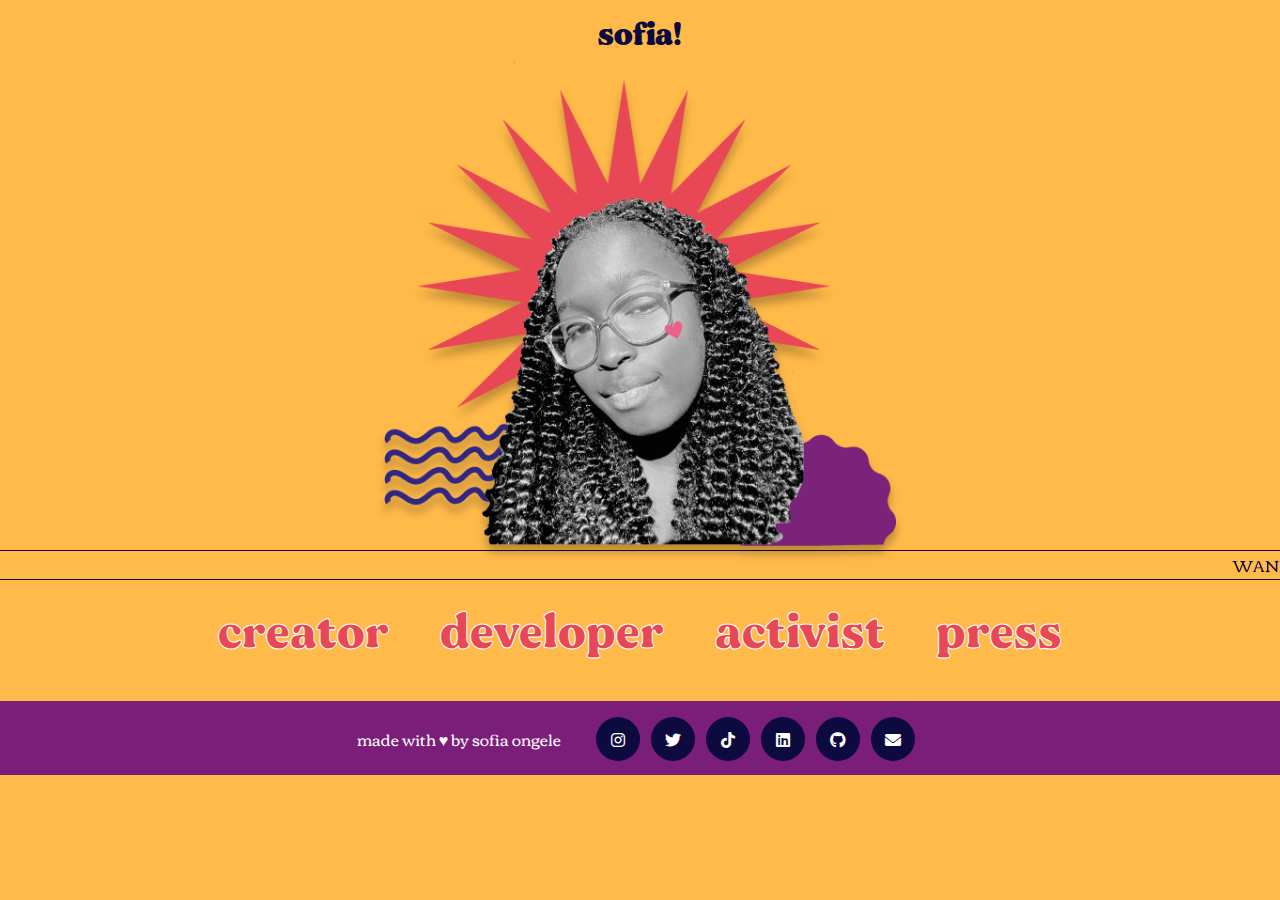
<file: index.html>
<!DOCTYPE html>
<html>
  <head>
    <meta charset="utf-8">
    <meta name="viewport" content="width=device-width">
    <link rel='stylesheet' href='https://cdnjs.cloudflare.com/ajax/libs/bootstrap/5.0.2/css/bootstrap.min.css'>
	<link rel="stylesheet" href="./style.css">
	<title>sofia!</title>
	<link href="style.css" rel="stylesheet" type="text/css" />
	<link rel="stylesheet" href="https://cdnjs.cloudflare.com/ajax/libs/font-awesome/6.0.0/css/all.min.css" integrity="sha512-9usAa10IRO0HhonpyAIVpjrylPvoDwiPUiKdWk5t3PyolY1cOd4DSE0Ga+ri4AuTroPR5aQvXU9xC6qOPnzFeg==" crossorigin="anonymous" referrerpolicy="no-referrer" />
  <script src="https://ajax.googleapis.com/ajax/libs/jquery/3.5.1/jquery.min.js"></script>
  </head>
  <body class="home">
    <h1>sofia!</h1>
    <img class="me-face" style="" src="sofi-final.png"/>
    <marquee behavior="scroll" direction="left">
      WANNA-BE PHILOSOPHER.<span class="tab"></span>ENFP.<span class="tab"></span>COLLEGE STUDENT.<span class="tab"></span>TOP 0.1% OLIVIA RODRIGO LISTENER.<span class="tab"></span>ORGANIZER.<span class="tab"></span>LIFELONG LEARNER.<span class="tab"></span>CLUMSY.<span class="tab"></span>CONTENT CREATOR.<span class="tab"></span>VIRGO.<span class="tab"></span>USES ALL TOO WELL 10 MINUTE VERSION AS A UNIT OF MEASUREMENT.<span class="tab"></span>GRYFFINDOR.<span class="tab"></span>TIKTOKER.<span class="tab"></span>EDUCATOR.<span class="tab"></span>CITY COUNCIL CYBERBULLY.<span class="tab"></span>VEHEMENTLY PRO-CHOICE.<span class="tab"></span>NERD.<span class="tab"></span>LORDE STAN.<span class="tab"></span>SPEAKER.<span class="tab"></span>LOUD.<span class="tab"></span>FREQUENT CRIER.<span class="tab"></span>LACTOSE INTOLERANT.<span class="tab"></span>MEME QUEEN.<span class="tab"></span>NINTENDO ENTHUSIAST.<span class="tab"></span>CHILD OF IMMIGRANTS.<span class="tab"></span>MITSKI FAN.<span class="tab"></span>COMMUNITY RE-WATCHER.<span class="tab"></span>MOM FRIEND.<span class="tab"></span>HUMAN.
      </marquee>
    <div class="container sections">
      <a href="/creator">creator</a>
      <a href="/developer">developer</a>
      <a href="/activist">activist</a>
      <a href="/press">press</a>
    </div>
     <footer>
      <div class="justify-content-center">
          <div class="justify-content-center">
            
          </div>
          <div class="">
            <ul class="social-icons">
              <li class="made"><p class="copyright-text">made with ♥ by sofia ongele
              </p></li>
              <li><a class="instagram" href="https://instagram.com/sofiaongele" target="_" ><i class="fa fa-brands fa-instagram"></i></a></li>
              <li><a class="twitter" href="https://twitter.com/sewpheeyuh" target="_"><i class="fa fa-brands fa-twitter"></i></a></li>
              <li><a class="tiktok" href="https://www.tiktok.com/@sewpheeyuh?lang=en" target="_"><i class="fa fa-brands fa-tiktok"></i></a></li>
              <li><a class="linkedin" href="https://www.linkedin.com/in/sofiaongele/" target="_"><i class="fa fa-brands fa-linkedin"></i></a></li>
              <li><a class="github" href="https://github.com/soapia" target="_"><i class="fa fa-brands fa-github"></i></a></li>
              <li><a class="email" href="mailto:sofiaongele@gmail.com" target="_"><i class="fa fa-solid fa-envelope"></i></a></li>
            </ul>
          </div>
      </div>
    </footer> 
    <script src="script.js"></script>
  </body>
</html>
</file>
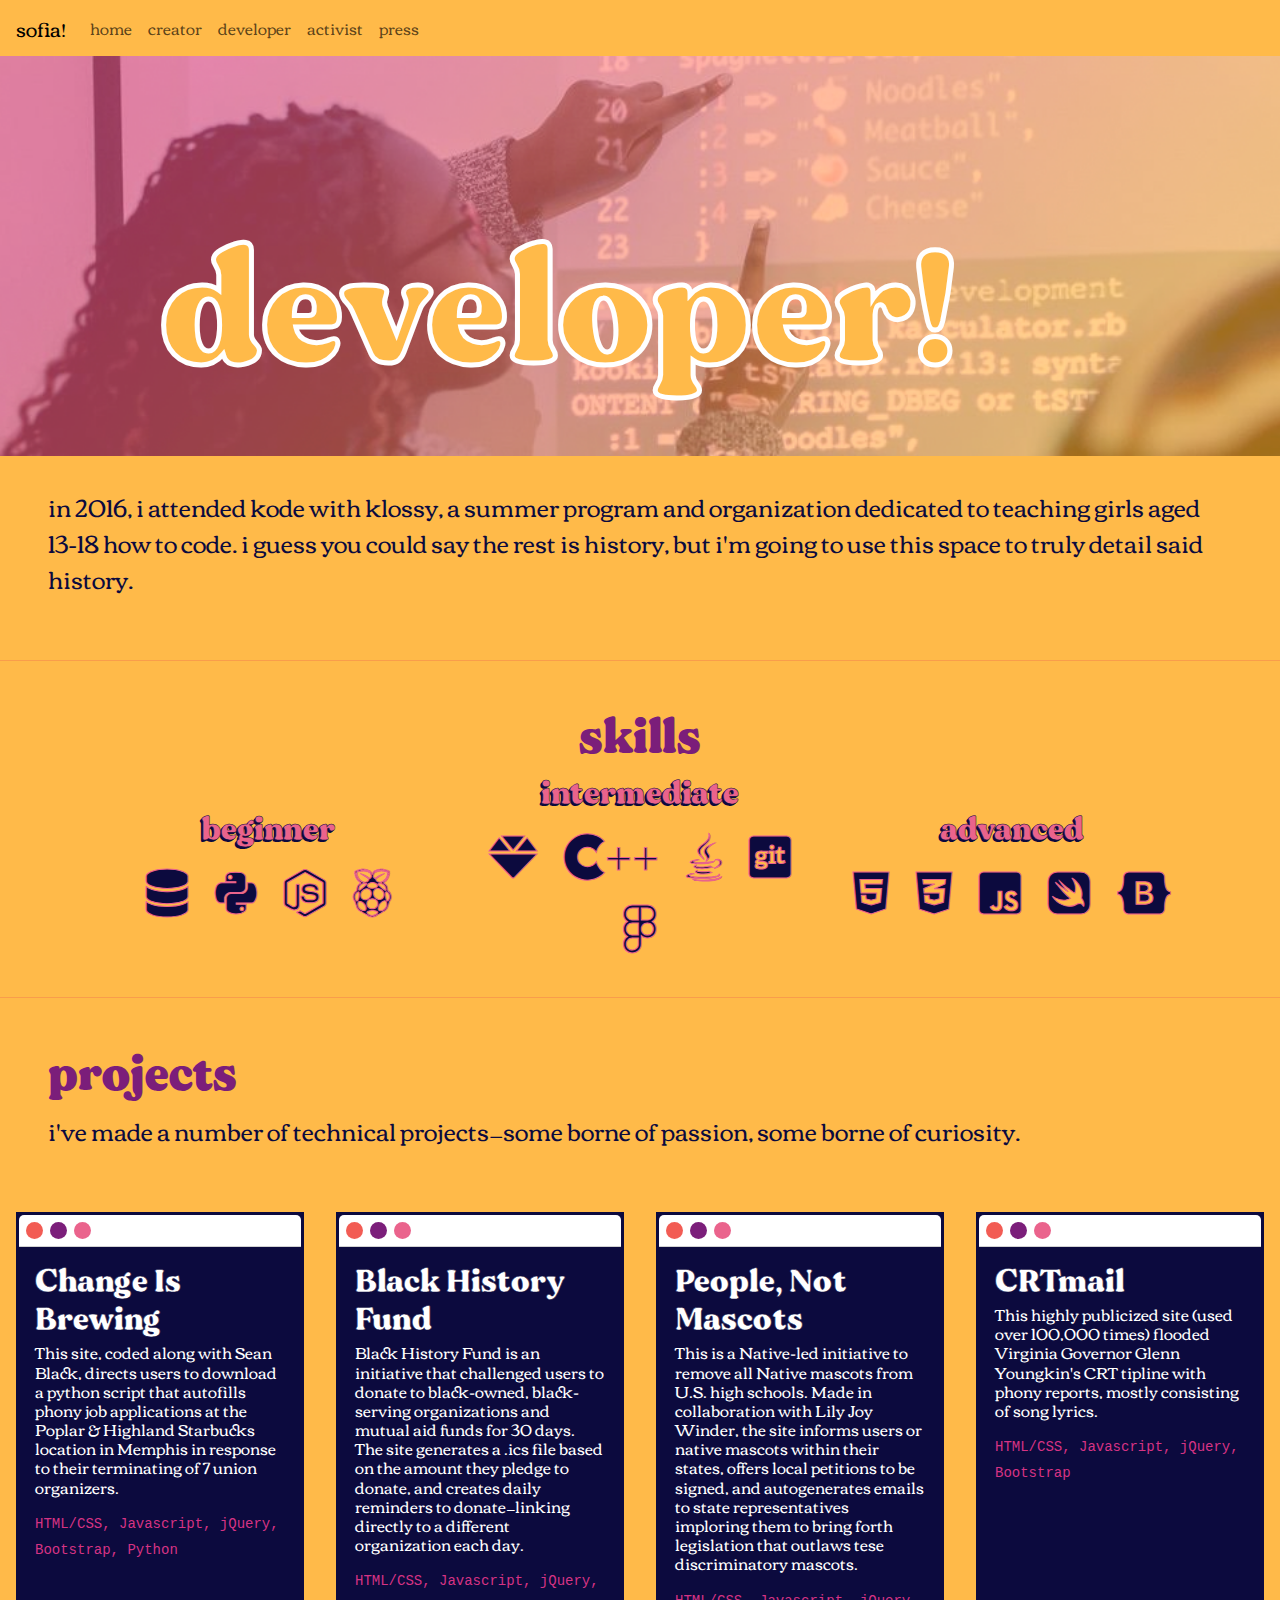
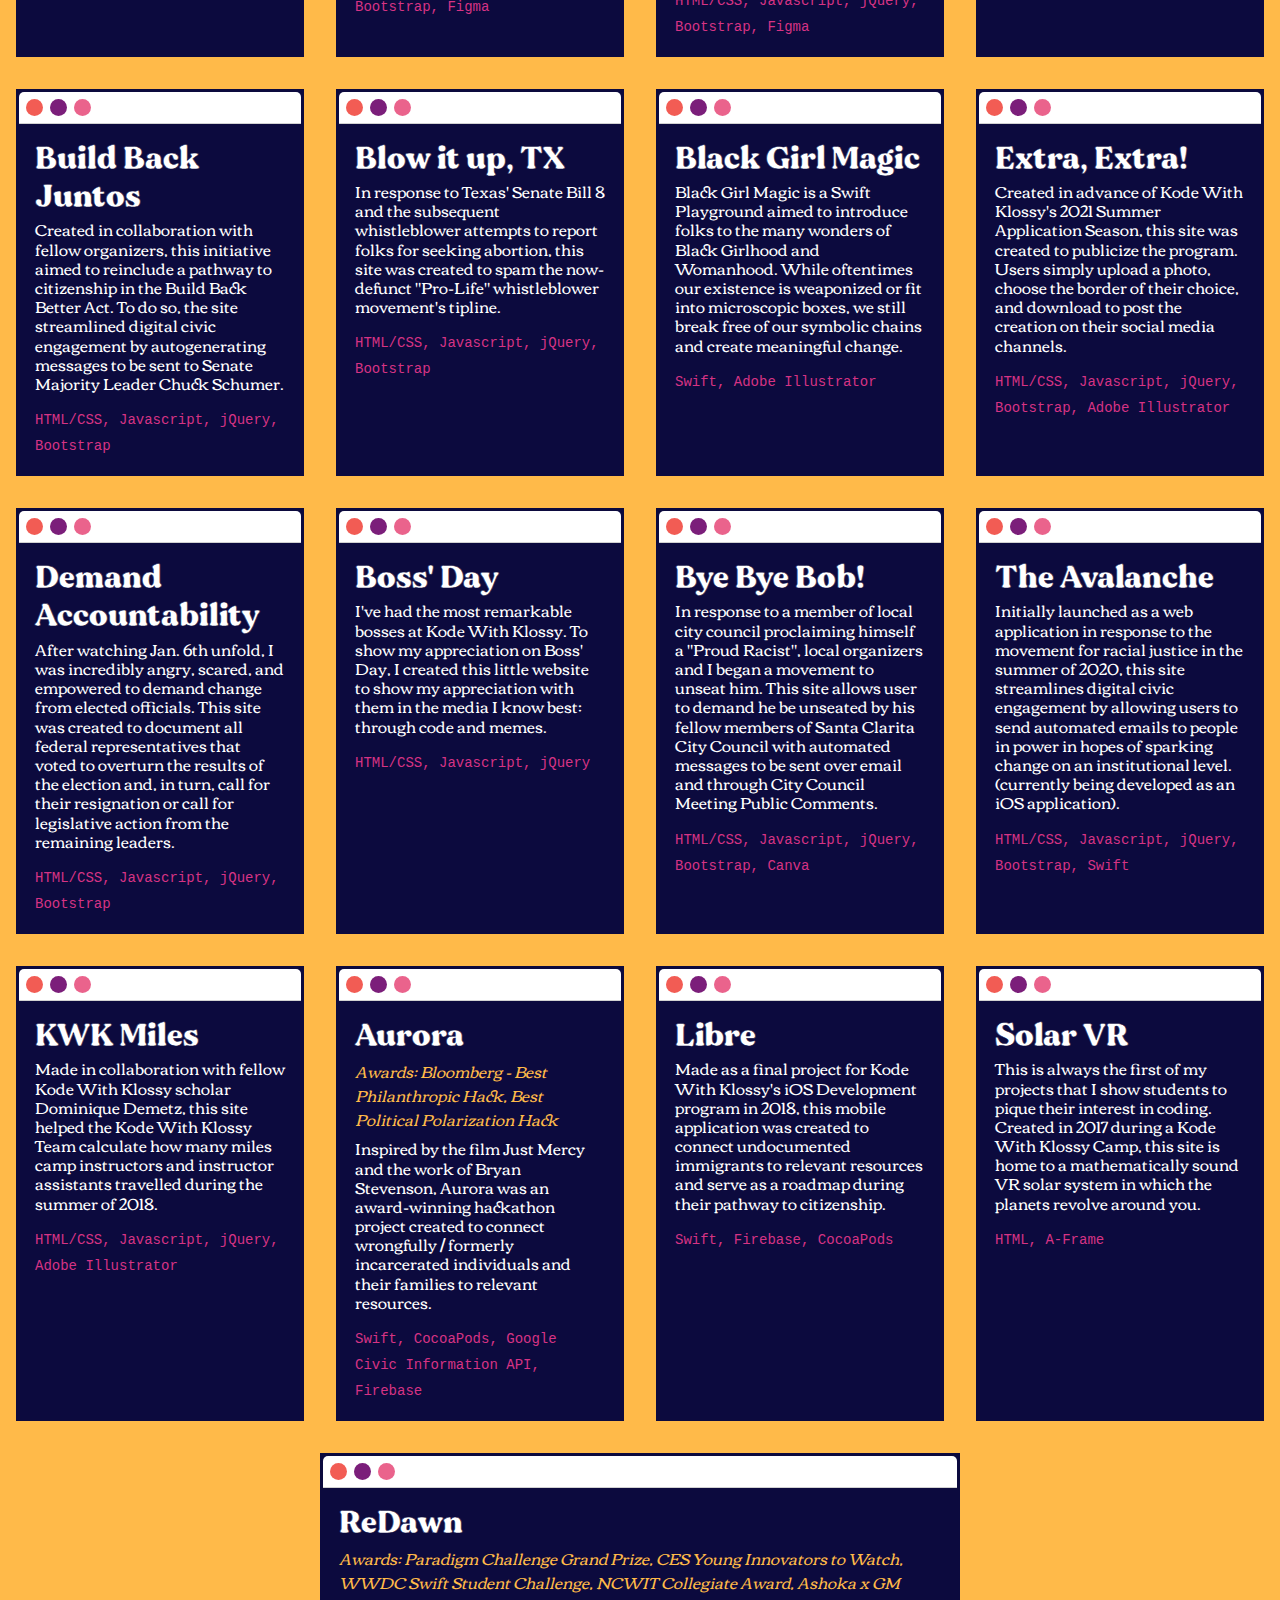
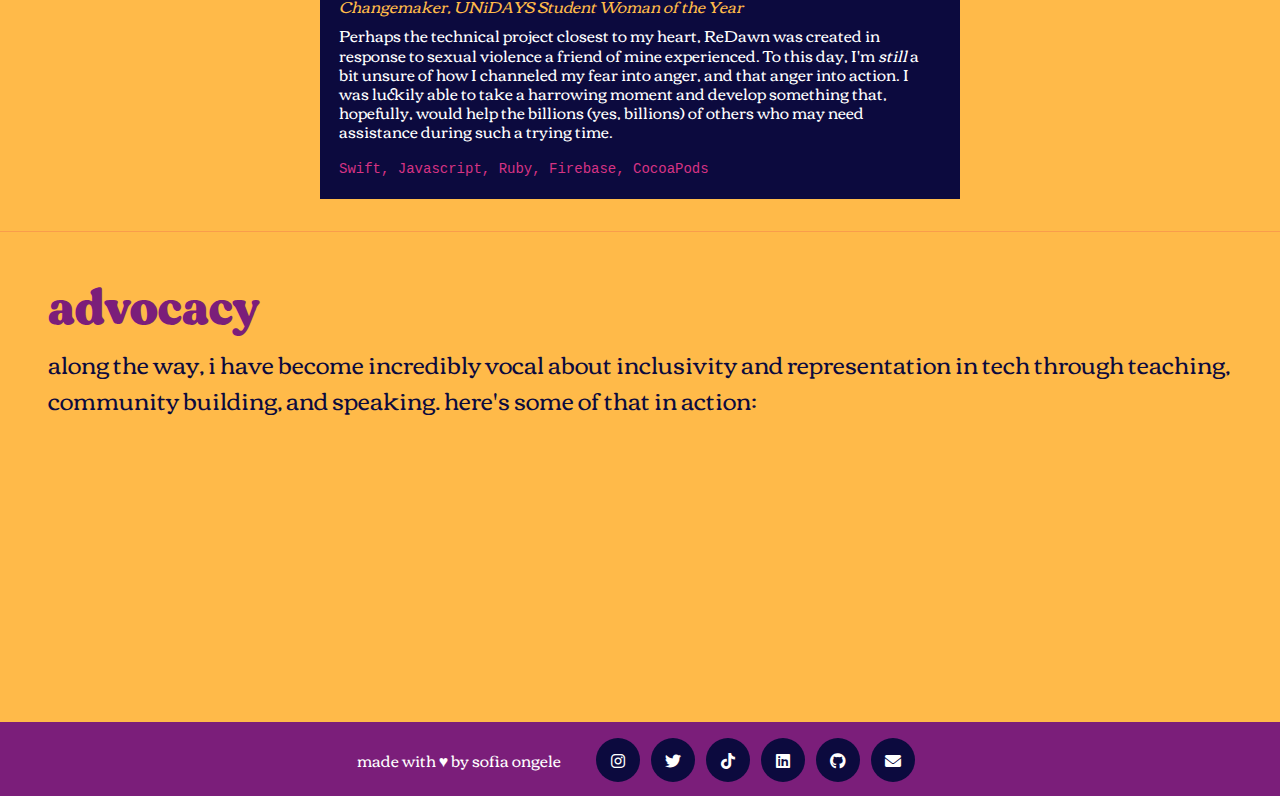
<file: developer.html>
<!DOCTYPE html>
<html>

<head>
	<meta charset="utf-8">
	<meta name="viewport" content="width=device-width">
	<link rel='stylesheet' href='https://cdnjs.cloudflare.com/ajax/libs/bootstrap/5.0.2/css/bootstrap.min.css'>
	<link rel="stylesheet"
	 href="./style.css">
	<title>sofia!</title>
	<link href="style.css" rel="stylesheet" type="text/css" />
  <link rel="stylesheet" href="https://cdnjs.cloudflare.com/ajax/libs/font-awesome/6.0.0/css/all.min.css" integrity="sha512-9usAa10IRO0HhonpyAIVpjrylPvoDwiPUiKdWk5t3PyolY1cOd4DSE0Ga+ri4AuTroPR5aQvXU9xC6qOPnzFeg==" crossorigin="anonymous" referrerpolicy="no-referrer" />
</head>

<body class="developer">
  
	<nav class="navbar sticky-top navbar-expand-lg navbar-light bg-light">
		<a class="navbar-brand" href="#">sofia!</a>
		<button class="navbar-toggler" type="button" data-toggle="collapse" data-target="#navbarNav" aria-controls="navbarNav" aria-expanded="false" aria-label="Toggle navigation">
        <span class="navbar-toggler-icon"></span>
      </button>
      <div class="collapse navbar-collapse" id="navbarNav">
        <ul class="navbar-nav">
          <li class="nav-item">
            <a class="nav-link" href="/">home</a>
          </li>
          <li class="nav-item">
            <a class="nav-link" href="/creator">creator</a>
          </li>
          <li class="nav-item  active disabled">
            <a class="nav-link" href="#">developer</a>
          </li>
          <li class="nav-item">
            <a class="nav-link" href="/activist">activist</a>
          </li>
          <li class="nav-item">
            <a class="nav-link" href="/press">press</a>
          </li>
        </ul>
      </div>
    </nav>
    <div class="jumbotron jumbotron-fluid">
      <div class="container">
        <h2>developer!</h2>
      </div>
    </div>
    <p class="para">in 2016, i attended kode with klossy, a summer program and organization dedicated to teaching girls aged 13-18 how to code. i guess you could say the rest is history, but i'm going to use this space to truly detail said history.</p>
    <br>
    <hr>
    <h3>skills</h3>
    <div class="container row skilled justify-content-center">
      <div class="col-lg-4 col-md-4 skills">
        <ul>
          <li><h5>beginner</h5></li>
          <br>
          <li><i class="fa-solid fa-database fa-3x"></i></li>
          <li><i class="fa-brands fa-python fa-3x"></i></li>
          <li><i class="fa-brands fa-node-js fa-3x"></i></li>
          <li><i class="fa-brands fa-raspberry-pi fa-3x"></i></li>
          </ul>
      </div>
      <br>
      <div class="col-lg-4 col-md-4 skills" style="text-align: center; align-items: center;">
        <ul>
          <li><h5>intermediate</h5></li>
          <br>
          <li><i class="fa-solid fa-gem fa-3x"></i></li>
          <li><i class="fab fa-cuttlefish fa-3x">++</i></li>
          <li><i class="fa-brands fa-java fa-3x"></i></li>
          <li><i class="fa-brands fa-git-square fa-3x"></i></li>
          <li><i class="fa-brands fa-figma fa-3x"></i></li>
        </ul>
      </div>
      <br>
      <div class="col-lg-4 col-md-4 skills" style="text-align: center; align-items: center;">
        <ul>
          <li><h5>advanced</h5></li>
          <br>
          <li><i class="fa-brands fa-html5 fa-3x"></i></li>
          <li><i class="fa-brands fa-css3-alt fa-3x"></i></li>
          <li><i class="fa-brands fa-js-square fa-3x"></i></li>
          <li><i class="fa-brands fa-swift fa-3x"></i></li>
          <li><i class="fa-brands fa-bootstrap fa-3x"></i></li>
        </ul>
      </div>
    </div>
    <hr>
    <h3 class="left">projects</h3>
    <p class="para" style="padding-bottom: 1em;">i've made a number of technical projects—some borne of passion, some borne of curiosity.</p>
    <div class="card-deck align-items-stretch">
      <div class="card">
        <a href="https://changeisbrewing.org/" target="_">
          <div class="card-header">
            <span class="dot"></span>
            <span class="dot"></span>
            <span class="dot"></span>
          </div>
          <div class="card-body">
            <h5 class="card-title">Change Is Brewing</h5>
            <h6 class="card-subtitle">This site, coded along with Sean Black, directs users to download a python script that autofills phony job applications at the Poplar & Highland Starbucks location in Memphis in response to their terminating of 7 union organizers.</h6>
            <code>HTML/CSS, Javascript, jQuery, Bootstrap, Python</code>
          </div>
        </a>
      </div>
       <div class="card">
        <a href="https://blackhistory.fund" target="_">
          <div class="card-header">
            <span class="dot"></span>
            <span class="dot"></span>
            <span class="dot"></span>
          </div>
          <div class="card-body">
            <h5 class="card-title">Black History Fund</h5>
            <h6 class="card-subtitle">Black History Fund is an initiative that challenged users to donate to black-owned, black-serving organizations and mutual aid funds for 30 days. The site generates a .ics file based on the amount they pledge to donate, and creates daily reminders to donate—linking directly to a different organization each day.</h6>
            <code>HTML/CSS, Javascript, jQuery, Bootstrap, Figma</code>
          </div>
        </a>
      </div>
       <div class="card">
        <a href="https://peoplenotmascots.us" target="_">
          <div class="card-header">
            <span class="dot"></span>
            <span class="dot"></span>
            <span class="dot"></span>
          </div>
          <div class="card-body">
            <h5 class="card-title">People, Not Mascots</h5>
            <h6 class="card-subtitle">This is a Native-led initiative to remove all Native mascots from U.S. high schools. Made in collaboration with Lily Joy Winder, the site informs users or native mascots within their states, offers local petitions to be signed, and autogenerates emails to state representatives imploring them to bring forth legislation that outlaws tese discriminatory mascots.</h6>
            <code>HTML/CSS, Javascript, jQuery, Bootstrap, Figma</code>
          </div>
        </a>
      </div>
      <div class="card">
        <a href="https://crtmail.netlify.app" target="_">
          <div class="card-header">
            <span class="dot"></span>
            <span class="dot"></span>
            <span class="dot"></span>
          </div>
          <div class="card-body">
            <h5 class="card-title">CRTmail</h5>
            <h6 class="card-subtitle">This highly publicized site (used over 100,000 times) flooded Virginia Governor Glenn Youngkin's CRT tipline with phony reports, mostly consisting of song lyrics.</h6>
            <code>HTML/CSS, Javascript, jQuery, Bootstrap</code>
          </div>
        </a>
      </div>
    </div>
    <div class="card-deck align-items-stretch">
      <div class="card">
        <a href="https://buildbackjuntos.com/" target="_">
          <div class="card-header">
            <span class="dot"></span>
            <span class="dot"></span>
            <span class="dot"></span>
          </div>
          <div class="card-body">
            <h5 class="card-title">Build Back Juntos</h5>
            <h6 class="card-subtitle">Created in collaboration with fellow organizers, this initiative aimed to reinclude a pathway to citizenship in the Build Back Better Act. To do so, the site streamlined digital civic engagement by autogenerating messages to be sent to Senate Majority Leader Chuck Schumer.</h6>
            <code>HTML/CSS, Javascript, jQuery, Bootstrap</code>
          </div>
        </a>
      </div>
       <div class="card">
        <a href="https://sofiaongele.me/blow-it-up-tx/" target="_">
          <div class="card-header">
            <span class="dot"></span>
            <span class="dot"></span>
            <span class="dot"></span>
          </div>
          <div class="card-body">
            <h5 class="card-title">Blow it up, TX</h5>
            <h6 class="card-subtitle">In response to Texas' Senate Bill 8 and the subsequent whistleblower attempts to report folks for seeking abortion, this site was created to spam the now-defunct "Pro-Life" whistleblower movement's tipline.</h6>
            <code>HTML/CSS, Javascript, jQuery, Bootstrap</code>
          </div>
        </a>
      </div>
       <div class="card">
        <a href="https://github.com/soapia/blackgirlmagic-playground" target="_">
          <div class="card-header">
            <span class="dot"></span>
            <span class="dot"></span>
            <span class="dot"></span>
          </div>
          <div class="card-body">
            <h5 class="card-title">Black Girl Magic</h5>
            <h6 class="card-subtitle">Black Girl Magic is a Swift Playground aimed to introduce folks to the many wonders of Black Girlhood and Womanhood. While oftentimes our existence is weaponized or fit into microscopic boxes, we still break free of our symbolic chains and create meaningful change.</h6>
            <code>Swift, Adobe Illustrator</code>
          </div>
        </a>
      </div>
      <div class="card">
        <a href="https://sofiaongele.me/extra-extra/" target="_">
          <div class="card-header">
            <span class="dot"></span>
            <span class="dot"></span>
            <span class="dot"></span>
          </div>
          <div class="card-body">
            <h5 class="card-title">Extra, Extra!</h5>
            <h6 class="card-subtitle">Created in advance of Kode With Klossy's 2021 Summer Application Season, this site was created to publicize the program. Users simply upload a photo, choose the border of their choice, and download to post the creation on their social media channels.</h6>
            <code>HTML/CSS, Javascript, jQuery, Bootstrap, Adobe Illustrator</code>
          </div>
        </a>
      </div>
    </div>
    <div class="card-deck align-items-stretch">
      <div class="card">
        <a href="https://demandaction.app/" target="_">
          <div class="card-header">
            <span class="dot"></span>
            <span class="dot"></span>
            <span class="dot"></span>
          </div>
          <div class="card-body">
            <h5 class="card-title">Demand Accountability</h5>
            <h6 class="card-subtitle">After watching Jan. 6th unfold, I was incredibly angry, scared, and empowered to demand change from elected officials. This site was created to document all federal representatives that voted to overturn the results of the election and, in turn, call for their resignation or call for legislative action from the remaining leaders.</h6>
            <code>HTML/CSS, Javascript, jQuery, Bootstrap</code>
          </div>
        </a>
      </div>
       <div class="card">
        <a href="https://sofiaongele.me/HAPPY-BOSS-DAY/" target="_">
          <div class="card-header">
            <span class="dot"></span>
            <span class="dot"></span>
            <span class="dot"></span>
          </div>
          <div class="card-body">
            <h5 class="card-title">Boss' Day</h5>
            <h6 class="card-subtitle">I've had the most remarkable bosses at Kode With Klossy. To show my appreciation on Boss' Day, I created this little website to show my appreciation with them in the media I know best: through code and memes.</h6>
            <code>HTML/CSS, Javascript, jQuery</code>
          </div>
        </a>
      </div>
       <div class="card">
        <a href="https://byebyebob.live" target="_">
          <div class="card-header">
            <span class="dot"></span>
            <span class="dot"></span>
            <span class="dot"></span>
          </div>
          <div class="card-body">
            <h5 class="card-title">Bye Bye Bob!</h5>
            <h6 class="card-subtitle">In response to a member of local city council proclaiming himself a "Proud Racist", local organizers and I began a movement to unseat him. This site allows user to demand he be unseated by his fellow members of Santa Clarita City Council with automated messages to be sent over email and through City Council Meeting Public Comments.</h6>
            <code>HTML/CSS, Javascript, jQuery, Bootstrap, Canva</code>
          </div>
        </a>
      </div>
      <div class="card">
        <a href="https://theavalanche.app" target="_">
          <div class="card-header">
            <span class="dot"></span>
            <span class="dot"></span>
            <span class="dot"></span>
          </div>
          <div class="card-body">
            <h5 class="card-title">The Avalanche</h5>
            <h6 class="card-subtitle">Initially launched as a web application in response to the movement for racial justice in the summer of 2020, this site streamlines digital civic engagement by allowing users to send automated emails to people in power in hopes of sparking change on an institutional level. (currently being developed as an iOS application).</h6>
            <code>HTML/CSS, Javascript, jQuery, Bootstrap, Swift</code>
          </div>
        </a>
      </div>
    </div>
    <div class="card-deck align-items-stretch">
      <div class="card">
        <a href="https://sofiaongele.me/kwkmiles/" target="_">
          <div class="card-header">
            <span class="dot"></span>
            <span class="dot"></span>
            <span class="dot"></span>
          </div>
          <div class="card-body">
            <h5 class="card-title">KWK Miles</h5>
            <h6 class="card-subtitle">Made in collaboration with fellow Kode With Klossy scholar Dominique Demetz, this site helped the Kode With Klossy Team calculate how many miles camp instructors and instructor assistants travelled during the summer of 2018.</h6>
            <code>HTML/CSS, Javascript, jQuery, Adobe Illustrator</code>
          </div>
        </a>
      </div>
       <div class="card">
        <a href="https://devpost.com/software/aurora-pyoei7" target="_">
          <div class="card-header">
            <span class="dot"></span>
            <span class="dot"></span>
            <span class="dot"></span>
          </div>
          <div class="card-body">
            <h5 class="card-title">Aurora</h5>
            <p class="card-subtitle lil-note">Awards: Bloomberg - Best Philanthropic Hack, Best Political Polarization Hack</p>
            <h6 class="card-subtitle">Inspired by the film Just Mercy and the work of Bryan Stevenson, Aurora was an award-winning hackathon project created to connect wrongfully / formerly incarcerated individuals and their families to relevant resources.</h6>
            <code>Swift, CocoaPods, Google Civic Information API, Firebase</code>
          </div>
        </a>
      </div>
       <div class="card">
        <a href="https://github.com/soapia/kwk2018proj" target="_">
          <div class="card-header">
            <span class="dot"></span>
            <span class="dot"></span>
            <span class="dot"></span>
          </div>
          <div class="card-body">
            <h5 class="card-title">Libre</h5>
            <h6 class="card-subtitle">Made as a final project for Kode With Klossy's iOS Development program in 2018, this mobile application was created to connect undocumented immigrants to relevant resources and serve as a roadmap during their pathway to citizenship.</h6>
            <code>Swift, Firebase, CocoaPods</code>
          </div>
        </a>
      </div>
      <div class="card">
        <a href="https://sofiaongele.me/solarvr/" target="_">
          <div class="card-header">
            <span class="dot"></span>
            <span class="dot"></span>
            <span class="dot"></span>
          </div>
          <div class="card-body">
            <h5 class="card-title">Solar VR</h5>
            <h6 class="card-subtitle">This is always the first of my projects that I show students to pique their interest in coding. Created in 2017 during a Kode With Klossy Camp, this site is home to a mathematically sound VR solar system in which the planets revolve around you.</h6>
            <code>HTML, A-Frame</code>
          </div>
        </a>
      </div>
    </div>
    <div class = "card-deck align-items-center justify-content-center">
    <div class="card redawn">
        <a href="https://apps.apple.com/us/app/redawn/id1438769921" target="_">
          <div class="card-header">
            <span class="dot"></span>
            <span class="dot"></span>
            <span class="dot"></span>
          </div>
          <div class="card-body">
            <h5 class="card-title">ReDawn</h5>
            <p class="card-subtitle lil-note">Awards: Paradigm Challenge Grand Prize, CES Young Innovators to Watch, WWDC Swift Student Challenge, NCWIT Collegiate Award, Ashoka x GM Changemaker, UNiDAYS Student Woman of the Year</p>
            <h6 class="card-subtitle">Perhaps the technical project closest to my heart, ReDawn was created in response to sexual violence a friend of mine experienced. To this day, I'm <i>still</i>  a bit unsure of how I channeled my fear into anger, and that anger into action. I was luckily able to take a harrowing moment and develop something that, hopefully, would help the billions (yes, billions) of others who may need assistance during such a trying time.</h6>
            <code>Swift, Javascript, Ruby, Firebase, CocoaPods</code>
          </div>
        </a>
      </div>
    </div>
    <hr>
    <h3 class="left">advocacy</h3>
    <p class="para">along the way, i have become incredibly vocal about inclusivity and representation in tech through teaching, community building, and speaking. here's some of that in action:</p>
    <div class="container">
      <div class="row">
        <div class="col-lg-4 col-md-4">
          <iframe class="honor-vid" loading="lazy" src="https://www.today.com/today/embedded-video/mmvo80142917906" scrolling="no" frameborder="0" allowfullscreen></iframe>
        </div>
        <div class="col-lg-4 col-md-4">
          <iframe class="honor-vid" src="https://www.bloomberg.com/multimedia/api/embed/iframe?id=334d244c-7365-4107-83db-2b96747f8f10" allowscriptaccess="always" frameborder="0"></iframe>
        </div>
        <div class="col-lg-4 col-md-4">
          <iframe class="honor-vid"
          src="https://www.youtube.com/embed/1WlE_aodBUw">
          </iframe>
        </div>
      </div>
    </div>
    <footer>
      <div class="justify-content-center">
          <div class="justify-content-center">
            
          </div>
          <div class="">
            <ul class="social-icons">
              <li class="made"><p class="copyright-text">made with ♥ by sofia ongele
              </p></li>
              <li><a class="instagram" href="https://instagram.com/sofiaongele" target="_" ><i class="fa fa-brands fa-instagram"></i></a></li>
              <li><a class="twitter" href="https://twitter.com/sewpheeyuh" target="_"><i class="fa fa-brands fa-twitter"></i></a></li>
              <li><a class="tiktok" href="https://www.tiktok.com/@sewpheeyuh?lang=en" target="_"><i class="fa fa-brands fa-tiktok"></i></a></li>
              <li><a class="linkedin" href="https://www.linkedin.com/in/sofiaongele/" target="_"><i class="fa fa-brands fa-linkedin"></i></a></li>
              <li><a class="github" href="https://github.com/soapia" target="_"><i class="fa fa-brands fa-github"></i></a></li>
              <li><a class="email" href="mailto:sofiaongele@gmail.com" target="_"><i class="fa fa-solid fa-envelope"></i></a></li>
            </ul>
          </div>
      </div>
    </footer>
    <script src='https://cdnjs.cloudflare.com/ajax/libs/jquery/3.6.0/jquery.min.js'></script>
    <script src="script.js"></script>
    <script src="https://code.jquery.com/jquery-3.2.1.slim.min.js" integrity="sha384-KJ3o2DKtIkvYIK3UENzmM7KCkRr/rE9/Qpg6aAZGJwFDMVNA/GpGFF93hXpG5KkN" crossorigin="anonymous"></script>
    <script src="https://cdnjs.cloudflare.com/ajax/libs/popper.js/1.12.9/umd/popper.min.js" integrity="sha384-ApNbgh9B+Y1QKtv3Rn7W3mgPxhU9K/ScQsAP7hUibX39j7fakFPskvXusvfa0b4Q" crossorigin="anonymous"></script>
    <script src="https://maxcdn.bootstrapcdn.com/bootstrap/4.0.0/js/bootstrap.min.js" integrity="sha384-JZR6Spejh4U02d8jOt6vLEHfe/JQGiRRSQQxSfFWpi1MquVdAyjUar5+76PVCmYl" crossorigin="anonymous"></script>
    
  </body>
</html>
</file>
<file: style.css>
@import url('https://fonts.googleapis.com/css2?family=Corben&display=swap');
@font-face {
    font-family: MADE-Gentle;
    src: url("MADE%20Gentle%20PERSONAL%20USE.otf") format("opentype");
}

body {
  background: #FFBA49;
  font-family: Corben;
  color: #F25C54;
  align-items: center;
  text-align: center;
}

h1 {
  font-size: 2em;
  margin-left: 0.5em;
  margin-right: 0.5em;
  margin-top: 0.5em;
  font-family: MADE-Gentle;
  /* margin-bottom: 0.25em; */
  text-align: center;
  color: #0C0A3E;
}

h2 {
  text-align: center;
  font-size: 4em;
  /* margin-left: 0.5em;
  margin-right: 0.5em; */
  padding-top: 1.25em;
  font-family: MADE-Gentle;
  -webkit-text-stroke: #fff 2px;
  color: rgba(255,186,73,1)
  /* text-decoration: underline wavy #75C9C8; */
  /* border: 2px wavy #75C9C8; */
}

h3 {
  font-family: MADE-Gentle;
  color: #7B1E7A;
  font-size: 3em;
  text-align: center;
  /* margin-left: 0.5em; */
  margin-top: 1em;
}

marquee {
  font-family: Corben;
  border-style: solid none solid none;
  border-width: 1px;
  margin-top: 0.25em;
  margin-bottom: 0.25em;
  padding: 2px 0 2px 0;
  border-color: #0C0A3E;
  color: #0C0A3E;
  background-color: #FFBA49
}

.marquee {
  /* margin-top: 0.25em; */
  /* margin-bottom: 0.25em; */
  /* display: inline-block; */
  /* overflow: hidden; */
  white-space: nowrap;
  /* animation: marquee 40s linear infinite; */
}

.tab {
    display: inline-block;
    margin-left: 20px;
}

.sections a {
  /* font-family: Corben; */
  color: #E84855;
  /* text-border: 2px solid #FFFFFF; */
  text-decoration: inherit;
  font-size: 48px;
  margin: 0.5em;
  font-family: MADE-Gentle;
  -webkit-text-stroke: 1px white; /* width and color */
}

.sections {
  margin-top: 0.5em;
  margin-bottom: 1em;
}

.sections a:hover {
  /* opacity: 50%; */
  text-decoration: underline wavy #7B1E7A;
}

.navbar {
  background-color: inherit !important;
  /* color: #2D936C !important; */
  padding-left: 1em;
  padding-right: 1em;
}

hr {
  color: #E84855 !important;
}

.para {
  text-align: left;
  margin: 0 2em 1em 2em;
  color: #0C0A3E;
}

.press .para {
  margin-bottom: 1em;
  text-align: center;
}

.me-face {
  filter: drop-shadow(0px 8px 4px rgba(0, 0, 0, 0.25));
  width: 100vw;
}

.container img {
  width: 10em;
  padding: 1em;
}

.copyright-text {
  text-align: center;
  color: white;
}

.social-icons
{
  padding-left:0;
  margin-bottom:0;
  list-style: none;
}
.social-icons li
{
  display:inline-block;
  margin-bottom:4px
}
.social-icons li.title
{
  margin-right:15px;
  text-transform:uppercase;
  color:#96a2b2;
  font-weight:700;
  font-size:13px
}
.social-icons a{
  background-color:#0C0A3E;
  color:#fff;
  font-size:16px;
  display:inline-block;
  line-height:44px;
  width:44px;
  height:44px;
  text-align:center;
  margin-right:8px;
  border-radius:100%;
  -webkit-transition:all .2s linear;
  -o-transition:all .2s linear;
  transition:all .2s linear
}
.social-icons a:active,.social-icons a:focus,.social-icons a:hover
{
  color:#7B1E7A;
  background-color:#E84855
}
.social-icons.size-sm a
{
  line-height:34px;
  height:34px;
  width:34px;
  font-size:14px
}

.social-icons p {
  padding: 0em 4.15em 0em 4.15em;
}

footer {
  text-align: center;
  align-items: center;
  /* border-style: solid none none none; */
  /* border-color: #7B1E7A; */
  background-color: #7B1E7A;
  padding: 1em 0em 0.25em 0em;
}

.card-header {
  align-items: left !important;
  text-align: left !important;
  background-color: white;
  height: 2em;
  padding: 5px 0px 0px 5px;
}

.card {
  border-radius: 0%;
  margin: 1em;
  border-style: solid;
  border-color: #0C0A3E;
  border-width: 3px;
  text-align: left;
}

.card a {
  text-decoration: none !important;
}

/* .card:hover {
  filter: drop-shadow(4px 4px 0px #fff);
} */

.card-body {
  background-color: #0C0A3E;
  align-items: center;
}

.card-img-top {
  border-radius: 5%;
  object-fit: cover;
}

.card-title {
  font-family: MADE-Gentle;
  color: #fff;
  font-size: 2em;
}

.card-subtitle {
  color: #fff;
  text-decoration: none;
  padding-bottom: 0.75em;
}

.press .card-body {
  background-color: #fff;
  color: #0C0A3E !important;
}

.press .card-subtitle {
  
  color: #0C0A3E !important;
}

.press .card-header {
  
  background-color: #0C0A3E !important;
}

.press .card {
  border-radius: 2%;
  background-color: #fff !important;
}

.press .card-title {
  color: #0C0A3E;
  text-shadow: none;
  -webkit-text-stroke: 0%;
}



.initiative img {
  border-radius: 0%;
  padding: 1em 1em 0 1em;
  /* -webkit-box-shadow: inset 0 0 10px #000000; */
}

.initiative .card-title {
  text-align: center;
  color: #0C0A3E;
  text-shadow: none;
}

.initiative .card-footer {
  border: none;
  background-color: rgba(0,0,0,0);
}

.initiative .card {
  background-color: #F7F7F7;
  border: none;
  border-radius: 2%;
  -webkit-box-shadow: inset -1px -1px 7.5px #000000, 5px 5px 7.5px rgba(0,0,0,0.5);
}

.dot {
  height: 17px;
  width: 17px;
  background-color: #bbb;
  border-radius: 50%;
  display: inline-block;
  margin: 2px;
}



.dot:nth-of-type(1) {
  background-color: #F25C54;
}

.dot:nth-of-type(2) {
  background-color: #7B1E7A;
}

.dot:nth-of-type(3) {
  background-color: #ea638c !important;
}

.row {
  align-items: center;
  
}

.skilled {
  justify-content: center;
  display:flex;
  margin: auto;
}

.lil-note {
  color: #FFBA49;
  font-style: italic;
}

.redawn {

}

h5 {
  font-family: MADE-Gentle;
  font-size: 2em;
  text-shadow: -2px 2px #0C0A3E, -1px 1px #0C0A3E;
  -webkit-text-stroke: 0.5px #0C0A3E;
  color: #ea638c;
}

.skills {
  list-style: none;
}

.skills li {
  display: inline-block;
  color: #0C0A3E;
  -webkit-text-stroke: 1px #ea638c;
}

.skills .li i {
  -webkit-text-stroke: 1px #fff;
  border: 1px #fff;
  color: #0C0A3E;
}

.emphasis {
  /* color: #fff; */
  /* font-weight: bold; */
  /* -webkit-text-stroke-color: #0C0A3E;
  -webkit-text-stroke-width: 1px; */
  text-shadow: -1px 1px #fff;
}

.meme-folio {
  width: 90vw;
  height: 90vh;
  padding: 1em;
}

.row-ig {
  text-align: center;
  align-items: center;
}

.ig {
  text-align: center !important;
  align-items: center !important;
}


h4 {
  color: #ea638c;
  font-family: MADE-Gentle;
  -webkit-text-stroke: 1px #0C0A3E;
  font-size: 2.5em;
  /* padding: 1em; */
  margin-top: 1em;
}

.col {
  text-align: center;
  align-items: center;
  margin: auto;
}

.skills {
  display: inline-block;
}

.skills i {
  margin: 0.05em;
}

ul {
  padding: 0;
}

.honor-vid {
  margin: 1em;
  margin-bottom: 2em;
}

.desc {
  color: #0C0A3E;
  text-align: left;
  margin-top: 1em;
  padding: 1.5em;
}

.desc h6 {
  font-size: 1.5em;
  color: #0C0A3E;
  font-weight: bold;
  text-shadow: 1px 1px #fff;
}

.seen {
  color: #F25C54;
  font-style: italic;
}

.desc a {
  color: #F25C54;
}

.activist .jumbotron {
  background-image: url("activist_bg.png");
  background-position: right bottom !important;
}

.developer .jumbotron {
  background-image: url("dev_bg.png");
  background-position: center center !important;
}

.press .jumbotron {
  background-image: url("press-bg.png");
  background-position: center center !important;
}

.creator .jumbotron {
  background-image: url("creator_bg.png");
  background-position: center center !important;
}

.jumbotron-fluid {
  height: 15em;
  background-repeat: no-repeat;
  background-size: cover;
  /* background-attachment: fixed; */
  margin-bottom: 2em;
  border: 2px 0 2px 0 #fff;
}

.home footer {
  margin-top: 2em;
}

@media only screen and (min-width: 800px) {
  .jumbotron-fluid {
    height: 25em;
  }
  .me-face {
    width: 40vw;
  }
  .initiative {
    display: flex;
  }
  .initiative .card {
    margin: 2em;
  }
  .left {
    padding-left: 1em;
    text-align: left;
  }
  .social-icons p {
    padding: 0em;
  } 
  .card {
    width: 25vw;
    flex-direction: column;
    min-width: 0;
    background-color: #0C0A3E;
  }
  .card-deck {
    display: flex;
    align-items: center;
    /* flex-flow: row wrap; */
  }
  .container img {
    width: 15em;
    padding: 1em;
  }
  .col {
    padding: 0;
  }
  .para {
    font-size: 1.5em;
  }
  .partners {
    padding: 0 10em 0 10em;
  }
  .made {
    padding-right: 2em !important;
  }
  .jumbotron-fluid {
    height: 25em;
  }
  .redawn {
    width: 50vw;
  }
  .honor-vid {
    width: 400px;
    height: 228px;
  }
  .skills i {
    margin: 0.25em;
  }
  .desc {
    margin: 2em 1em 2em 1em;
  }
  .desc p {
    
  }
  h2 {
    text-align: left;
    padding-top: 1em;
    font-size: 10em;
    -webkit-text-stroke: 5px #fff;
    margin-left: 0.5em;
    margin-right: 0.5em;
  }
  .developer .jumbotron {
    background-position: center center !important;
  }
}
</file>
